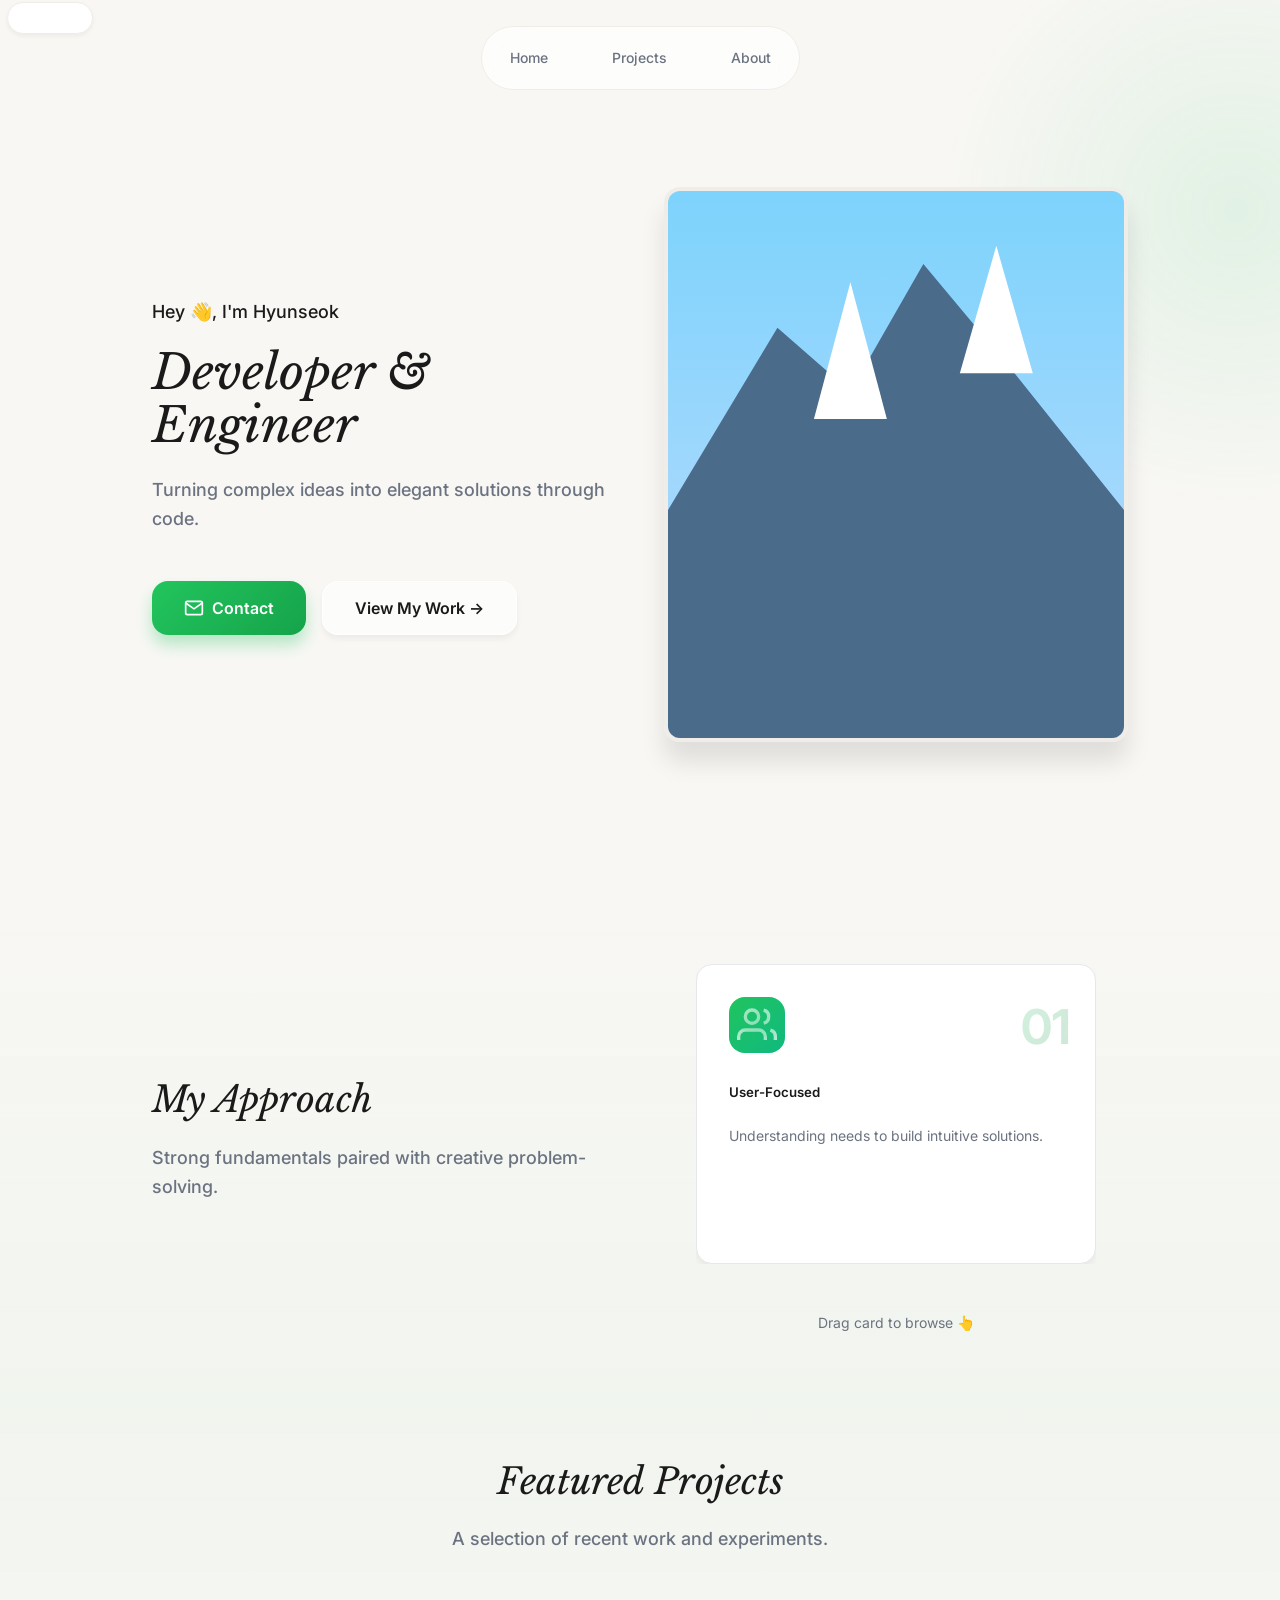
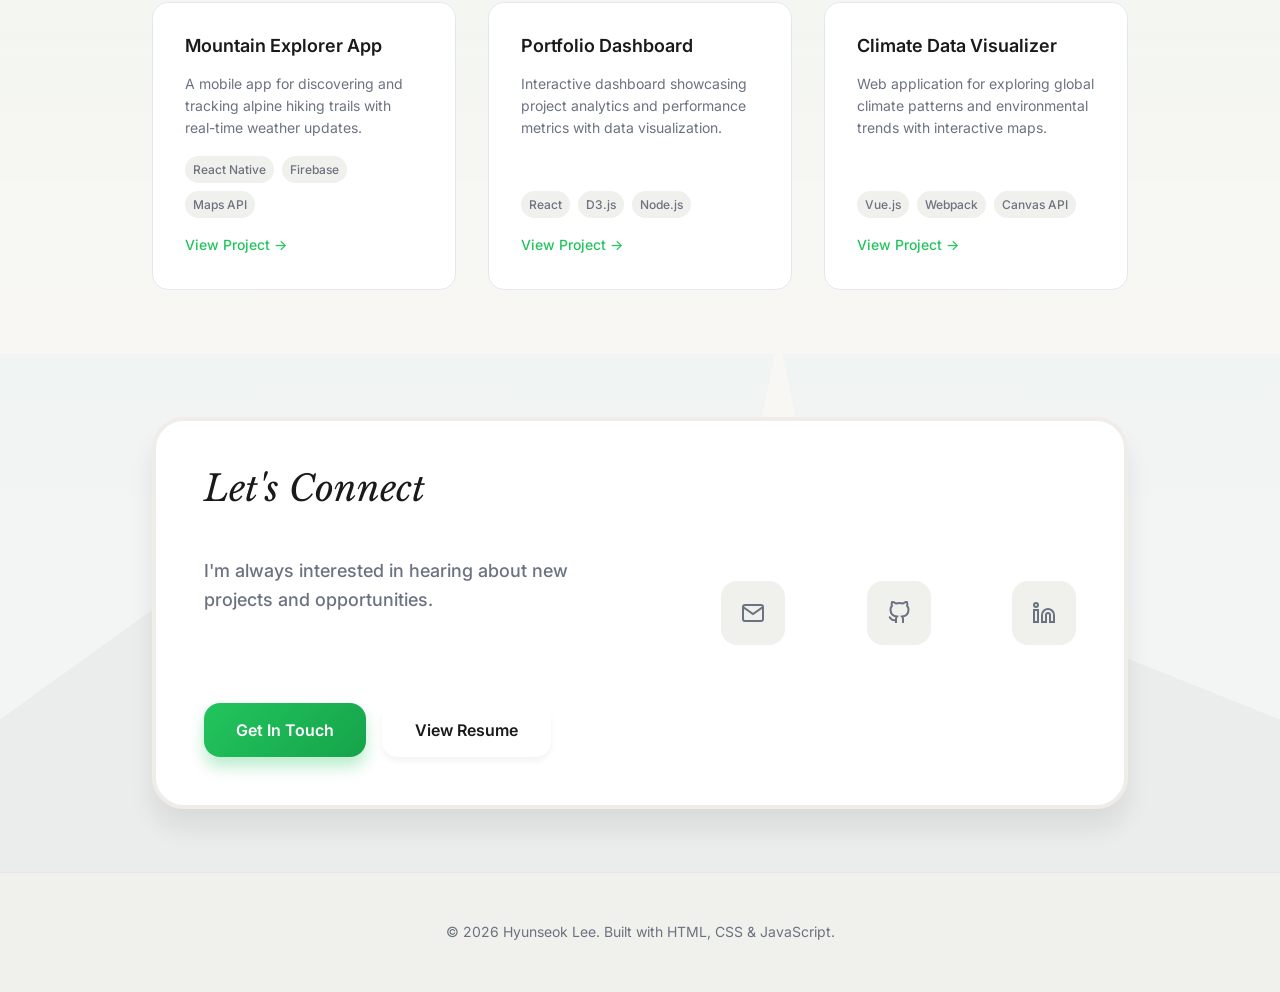
<file: index.html>
<!DOCTYPE html>
<html lang="ko">
<head>
    <meta charset="UTF-8">
    <meta name="viewport" content="width=device-width, initial-scale=1.0">
    <title>Hyunseok Lee | Developer Portfolio</title>
    <link href="https://fonts.googleapis.com/css2?family=Libre+Baskerville:ital@0;1&family=Inter:wght@400;500;600;700&display=swap" rel="stylesheet">
    <link rel="stylesheet" href="https://cdn.jsdelivr.net/npm/swiper@11/swiper-bundle.min.css" />
    <link rel="stylesheet" href="style.css">
</head>
<body>
    <!-- Header with Navigation -->
    <header class="header">
        <div class="progress-bar"></div>
        <nav class="nav-container">
            <nav class="nav-menu">
                <a href="#home" class="nav-link active" data-section="home">Home</a>
                <a href="#projects" class="nav-link" data-section="projects">Projects</a>
                <a href="#about" class="nav-link" data-section="about">About</a>
            </nav>
            <div class="nav-indicator"></div>
        </nav>
    </header>

    <main class="main-content">
        <!-- Hero Section -->
        <section id="home" class="hero-section">
            <div class="container">
                <div class="hero-grid">
                    <div class="hero-text">
                        <h6 class="headline">Hey 👋, I'm Hyunseok</h6>
                        <h1 class="title-1">Developer & Engineer</h1>
                        <p class="headline muted-text">
                            Turning complex ideas into elegant solutions through code.
                        </p>
                        <div class="button-group">
                            <button class="btn btn-primary">
                                <svg width="20" height="20" viewBox="0 0 24 24" fill="none" stroke="currentColor" stroke-width="2">
                                    <path d="M4 4h16c1.1 0 2 .9 2 2v12c0 1.1-.9 2-2 2H4c-1.1 0-2-.9-2-2V6c0-1.1.9-2 2-2z"></path>
                                    <polyline points="22,6 12,13 2,6"></polyline>
                                </svg>
                                Contact
                            </button>
                            <button class="btn btn-secondary">
                                View My Work →
                            </button>
                        </div>
                    </div>
                    <div class="hero-image">
                        <img src="assets/matterhorn.svg" alt="Matterhorn" />
                    </div>
                </div>
            </div>
        </section>

        <!-- Philosophy Section -->
        <section id="philosophy" class="philosophy-section">
            <div class="container">
                <div class="philosophy-grid">
                    <div class="philosophy-text">
                        <h2 class="title-2">My Approach</h2>
                        <p class="headline muted-text">
                            Strong fundamentals paired with creative problem-solving.
                        </p>
                    </div>
                    <div class="philosophy-cards">
                        <div class="swiper">
                            <div class="swiper-wrapper">
                                <div class="swiper-slide">
                                    <div class="card">
                                        <div class="card-number">01</div>
                                        <div class="card-icon icon-gradient-1">
                                            <svg width="40" height="40" viewBox="0 0 24 24" fill="none" stroke="currentColor" stroke-width="2">
                                                <path d="M17 21v-2a4 4 0 0 0-4-4H5a4 4 0 0 0-4 4v2"></path>
                                                <circle cx="9" cy="7" r="4"></circle>
                                                <path d="M23 21v-2a4 4 0 0 0-3-3.87"></path>
                                                <path d="M16 3.13a4 4 0 0 1 0 7.75"></path>
                                            </svg>
                                        </div>
                                        <h5 class="card-title">User-Focused</h5>
                                        <p class="card-text">Understanding needs to build intuitive solutions.</p>
                                    </div>
                                </div>
                                <div class="swiper-slide">
                                    <div class="card">
                                        <div class="card-number">02</div>
                                        <div class="card-icon icon-gradient-2">
                                            <svg width="40" height="40" viewBox="0 0 24 24" fill="none" stroke="currentColor" stroke-width="2">
                                                <polyline points="16 18 22 12 16 6"></polyline>
                                                <polyline points="8 6 2 12 8 18"></polyline>
                                            </svg>
                                        </div>
                                        <h5 class="card-title">Clean Code</h5>
                                        <p class="card-text">Maintainable, efficient, and well-documented implementations.</p>
                                    </div>
                                </div>
                                <div class="swiper-slide">
                                    <div class="card">
                                        <div class="card-number">03</div>
                                        <div class="card-icon icon-gradient-3">
                                            <svg width="40" height="40" viewBox="0 0 24 24" fill="none" stroke="currentColor" stroke-width="2">
                                                <rect x="3" y="3" width="7" height="7"></rect>
                                                <rect x="14" y="3" width="7" height="7"></rect>
                                                <rect x="14" y="14" width="7" height="7"></rect>
                                                <rect x="3" y="14" width="7" height="7"></rect>
                                            </svg>
                                        </div>
                                        <h5 class="card-title">Systems Thinking</h5>
                                        <p class="card-text">Designing scalable architectures for long-term growth.</p>
                                    </div>
                                </div>
                            </div>
                        </div>
                        <p class="swiper-hint">Drag card to browse 👆</p>
                    </div>
                </div>
            </div>
        </section>

        <!-- Projects Section -->
        <section id="projects" class="projects-section">
            <div class="container">
                <div class="section-header">
                    <h2 class="title-2">Featured Projects</h2>
                    <p class="headline muted-text">A selection of recent work and experiments.</p>
                </div>
                <div class="projects-grid" id="projectsGrid">
                    <!-- Projects will be inserted here -->
                </div>
            </div>
        </section>

        <!-- Contact Section -->
        <section id="about" class="contact-section">
            <div class="container">
                <div class="contact-card">
                    <div class="contact-text">
                        <h2 class="title-2">Let's Connect</h2>
                        <p class="headline muted-text">
                            I'm always interested in hearing about new projects and opportunities.
                        </p>
                        <div class="button-group">
                            <button class="btn btn-primary">Get In Touch</button>
                            <button class="btn btn-secondary">View Resume</button>
                        </div>
                    </div>
                    <div class="contact-links">
                        <a href="mailto:hello@example.com" class="social-btn" title="Email">
                            <svg width="24" height="24" viewBox="0 0 24 24" fill="none" stroke="currentColor" stroke-width="2">
                                <path d="M4 4h16c1.1 0 2 .9 2 2v12c0 1.1-.9 2-2 2H4c-1.1 0-2-.9-2-2V6c0-1.1.9-2 2-2z"></path>
                                <polyline points="22,6 12,13 2,6"></polyline>
                            </svg>
                        </a>
                        <a href="https://github.com" class="social-btn" title="GitHub" target="_blank">
                            <svg width="24" height="24" viewBox="0 0 24 24" fill="none" stroke="currentColor" stroke-width="2">
                                <path d="M9 19c-5 1.5-5-2.5-7-3m14 6v-3.87a3.37 3.37 0 0 0-.94-2.61c3.14-.35 6.44-1.54 6.44-7A5.44 5.44 0 0 0 20 4.77 5.07 5.07 0 0 0 19.91 1S18.73.65 16 2.48a13.38 13.38 0 0 0-7 0C6.27.65 5.09 1 5.09 1A5.07 5.07 0 0 0 5 4.77a5.44 5.44 0 0 0-1.5 3.78c0 5.42 3.3 6.61 6.44 7A3.37 3.37 0 0 0 9 18.13V22"></path>
                            </svg>
                        </a>
                        <a href="https://linkedin.com" class="social-btn" title="LinkedIn" target="_blank">
                            <svg width="24" height="24" viewBox="0 0 24 24" fill="none" stroke="currentColor" stroke-width="2">
                                <path d="M16 8a6 6 0 0 1 6 6v7h-4v-7a2 2 0 0 0-2-2 2 2 0 0 0-2 2v7h-4v-7a6 6 0 0 1 6-6z"></path>
                                <rect x="2" y="9" width="4" height="12"></rect>
                                <circle cx="4" cy="4" r="2"></circle>
                            </svg>
                        </a>
                    </div>
                </div>
            </div>
        </section>
    </main>

    <footer class="footer">
        <p>&copy; 2026 Hyunseok Lee. Built with HTML, CSS & JavaScript.</p>
    </footer>

    <script src="https://cdn.jsdelivr.net/npm/swiper@11/swiper-bundle.min.js"></script>
    <script src="script.js"></script>
</body>
</html>
</file>
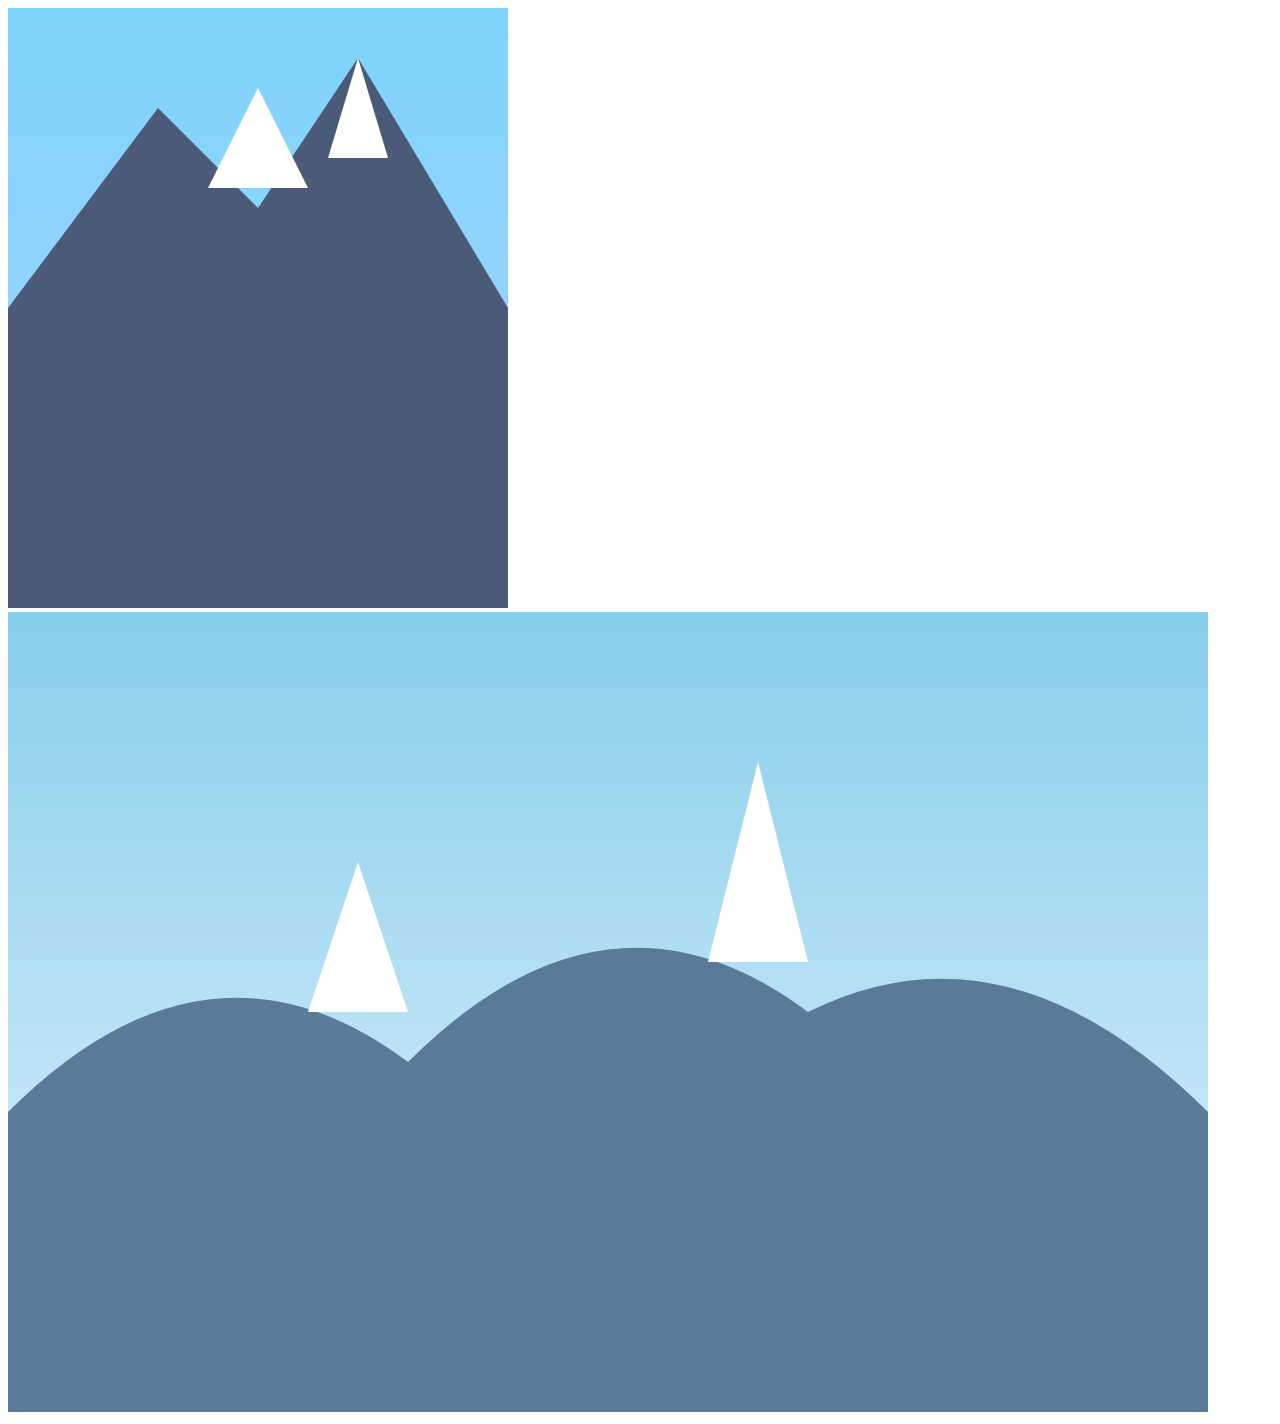
<file: create-placeholder.html>
<!DOCTYPE html>
<html>
<head>
    <title>Create Placeholders</title>
</head>
<body>
    <canvas id="canvas1"></canvas>
    <canvas id="canvas2"></canvas>
    <script>
        // Create Matterhorn placeholder
        function createMatterhorn() {
            const canvas = document.getElementById('canvas1');
            const ctx = canvas.getContext('2d');
            canvas.width = 500;
            canvas.height = 600;

            // Sky gradient
            const skyGradient = ctx.createLinearGradient(0, 0, 0, canvas.height);
            skyGradient.addColorStop(0, '#7dd3fc');
            skyGradient.addColorStop(1, '#a8d5ff');
            ctx.fillStyle = skyGradient;
            ctx.fillRect(0, 0, canvas.width, canvas.height);

            // Mountains
            ctx.fillStyle = '#4c5a7a';
            ctx.beginPath();
            ctx.moveTo(0, 300);
            ctx.lineTo(150, 100);
            ctx.lineTo(250, 200);
            ctx.lineTo(350, 50);
            ctx.lineTo(500, 300);
            ctx.lineTo(500, 600);
            ctx.lineTo(0, 600);
            ctx.fill();

            // Snow peaks
            ctx.fillStyle = '#ffffff';
            ctx.beginPath();
            ctx.moveTo(200, 180);
            ctx.lineTo(250, 80);
            ctx.lineTo(300, 180);
            ctx.fill();

            ctx.beginPath();
            ctx.moveTo(320, 150);
            ctx.lineTo(350, 50);
            ctx.lineTo(380, 150);
            ctx.fill();

            // Convert to image
            canvas.toBlob(blob => {
                const url = URL.createObjectURL(blob);
                const a = document.createElement('a');
                a.href = url;
                a.download = 'matterhorn.jpg';
                a.click();
            }, 'image/jpeg', 0.9);
        }

        // Create Alps background placeholder
        function createAlpsBackground() {
            const canvas = document.getElementById('canvas2');
            const ctx = canvas.getContext('2d');
            canvas.width = 1200;
            canvas.height = 800;

            // Sky gradient
            const skyGradient = ctx.createLinearGradient(0, 0, 0, canvas.height);
            skyGradient.addColorStop(0, '#87ceeb');
            skyGradient.addColorStop(1, '#e6f3ff');
            ctx.fillStyle = skyGradient;
            ctx.fillRect(0, 0, canvas.width, canvas.height);

            // Mountains - multiple layers for depth
            ctx.fillStyle = '#5a7a9a';
            ctx.beginPath();
            ctx.moveTo(0, 500);
            ctx.quadraticCurveTo(200, 300, 400, 450);
            ctx.quadraticCurveTo(600, 250, 800, 400);
            ctx.quadraticCurveTo(1000, 300, 1200, 500);
            ctx.lineTo(1200, 800);
            ctx.lineTo(0, 800);
            ctx.fill();

            // Snow peaks
            ctx.fillStyle = '#ffffff';
            ctx.beginPath();
            ctx.moveTo(300, 400);
            ctx.lineTo(350, 250);
            ctx.lineTo(400, 400);
            ctx.fill();

            ctx.beginPath();
            ctx.moveTo(700, 350);
            ctx.lineTo(750, 150);
            ctx.lineTo(800, 350);
            ctx.fill();

            // Convert to image
            canvas.toBlob(blob => {
                const url = URL.createObjectURL(blob);
                const a = document.createElement('a');
                a.href = url;
                a.download = 'alps-bg.jpg';
                a.click();
            }, 'image/jpeg', 0.9);
        }

        // Run on load
        setTimeout(() => {
            createMatterhorn();
            setTimeout(() => createAlpsBackground(), 500);
        }, 100);
    </script>
</body>
</html>
</file>
<file: style.css>
/* ========================================
   CSS Variables & Root Styles
   ======================================== */

:root {
    --bg: #f8f7f4;
    --card: #ffffff;
    --foreground: #1a1a1a;
    --muted: #f0f0ed;
    --muted-fg: #6b7280;
    --border: #e5e7eb;
    --border-light: #f0ede8;

    /* Primary Green Palette */
    --primary-5: #22c55e;  /* green-500 */
    --primary-6: #16a34a;  /* green-600 */
    --primary-7: #15803d;  /* green-700 */

    /* Secondary Colors (Mountain Theme) */
    --blue-light: #7dd3fc;
    --blue: #0ea5e9;
    --blue-dark: #0369a1;
    --purple: #9333ea;
    --slate: #64748b;

    /* Spacing */
    --spacing-xs: 0.25rem;
    --spacing-sm: 0.5rem;
    --spacing-md: 1rem;
    --spacing-lg: 1.5rem;
    --spacing-xl: 2rem;
    --spacing-2xl: 3rem;

    /* Typography */
    --font-serif: 'Libre Baskerville', serif;
    --font-sans: 'Inter', sans-serif;
    --font-size-xs: 0.75rem;
    --font-size-sm: 0.875rem;
    --font-size-base: 1rem;
    --font-size-lg: 1.125rem;
    --font-size-xl: 1.25rem;
    --font-size-2xl: 1.875rem;
    --font-size-3xl: 2.25rem;
    --font-size-4xl: 3rem;

    /* Transitions */
    --transition-fast: 150ms ease-in-out;
    --transition-base: 300ms ease-in-out;
    --transition-slow: 500ms ease-in-out;
}

/* ========================================
   Reset & Base Styles
   ======================================== */

* {
    margin: 0;
    padding: 0;
    box-sizing: border-box;
}

html {
    scroll-behavior: smooth;
}

body {
    font-family: var(--font-sans);
    background-color: var(--bg);
    color: var(--foreground);
    line-height: 1.6;
    font-size: var(--font-size-base);
    overflow-x: hidden;
}

main {
    opacity: 0;
    filter: blur(8px);
    animation: fadeInBlur 0.8s ease-out forwards;
}

@keyframes fadeInBlur {
    to {
        opacity: 1;
        filter: blur(0);
    }
}

/* ========================================
   Typography
   ======================================== */

h1, h2, h3, h4, h5, h6 {
    line-height: 1.2;
    font-weight: 600;
}

.title-1 {
    font-family: var(--font-serif);
    font-size: var(--font-size-4xl);
    font-style: italic;
    font-weight: 400;
    margin: var(--spacing-lg) 0;
    line-height: 1.1;
}

.title-2 {
    font-family: var(--font-serif);
    font-size: var(--font-size-3xl);
    font-style: italic;
    font-weight: 400;
    margin-bottom: var(--spacing-lg);
    line-height: 1.1;
}

.title-3 {
    font-size: var(--font-size-xl);
    font-weight: 600;
    margin-bottom: var(--spacing-sm);
}

.headline {
    font-size: var(--font-size-lg);
    font-weight: 500;
    margin-bottom: var(--spacing-md);
}

.body {
    font-size: var(--font-size-base);
    line-height: 1.7;
}

.muted-text {
    color: var(--muted-fg);
}

/* ========================================
   Layout
   ======================================== */

.container {
    max-width: 1024px;
    margin: 0 auto;
    padding: 0 var(--spacing-lg);
}

section {
    padding: var(--spacing-2xl) 0;
}

@media (min-width: 768px) {
    section {
        padding: calc(var(--spacing-2xl) * 1.33) 0;
    }
}

/* ========================================
   Header & Navigation
   ======================================== */

.header {
    position: fixed;
    top: 0;
    left: 0;
    right: 0;
    z-index: 1000;
    background: transparent;
    display: flex;
    flex-direction: column;
}

.progress-bar {
    height: 2px;
    background: linear-gradient(to right, var(--primary-5), var(--primary-6));
    transform-origin: left;
    transform: scaleX(0);
    width: 100%;
    transition: transform var(--transition-base);
}

.nav-container {
    display: flex;
    justify-content: center;
    padding: var(--spacing-lg) var(--spacing-md);
}

.nav-menu {
    display: flex;
    gap: var(--spacing-md);
    background: rgba(255, 255, 255, 0.7);
    backdrop-filter: blur(24px);
    border: 1px solid var(--border-light);
    border-radius: 9999px;
    padding: var(--spacing-xs);
    position: relative;
    animation: slideDown 0.5s ease-out forwards;
}

@keyframes slideDown {
    from {
        opacity: 0;
        transform: translateY(-20px);
    }
    to {
        opacity: 1;
        transform: translateY(0);
    }
}

.nav-link {
    display: flex;
    align-items: center;
    padding: var(--spacing-md) var(--spacing-lg);
    border-radius: 9999px;
    text-decoration: none;
    color: var(--muted-fg);
    font-size: var(--font-size-sm);
    font-weight: 500;
    transition: color var(--transition-fast);
    position: relative;
    z-index: 2;
    cursor: pointer;
}

.nav-link:hover {
    color: var(--foreground);
}

.nav-indicator {
    position: absolute;
    height: 32px;
    background: var(--card);
    border: 1px solid var(--border-light);
    border-radius: 9999px;
    box-shadow: 0 2px 4px rgba(0, 0, 0, 0.05);
    transition: width var(--transition-base), transform var(--transition-base);
    z-index: 1;
    top: 2px;
    left: 2px;
}

/* ========================================
   Hero Section
   ======================================== */

.hero-section {
    min-height: 100vh;
    display: flex;
    align-items: center;
    padding-top: 100px;
    position: relative;
    overflow: hidden;
}

.hero-section::before {
    content: '';
    position: absolute;
    top: -10%;
    right: -20%;
    width: 600px;
    height: 600px;
    background: radial-gradient(circle, var(--primary-5) 0%, transparent 70%);
    opacity: 0.1;
    pointer-events: none;
}

.hero-grid {
    display: grid;
    grid-template-columns: 1fr;
    gap: var(--spacing-2xl);
    align-items: center;
}

@media (min-width: 768px) {
    .hero-grid {
        grid-template-columns: 1fr 1fr;
    }
}

.hero-text {
    animation: slideInLeft 0.8s ease-out forwards;
}

@keyframes slideInLeft {
    from {
        opacity: 0;
        transform: translateX(-40px);
    }
    to {
        opacity: 1;
        transform: translateX(0);
    }
}

.hero-image {
    position: relative;
    animation: slideInRight 0.8s ease-out forwards;
}

@keyframes slideInRight {
    from {
        opacity: 0;
        transform: translateX(40px) scale(0.95);
    }
    to {
        opacity: 1;
        transform: translateX(0) scale(1);
    }
}

.hero-image img {
    width: 100%;
    height: auto;
    border-radius: var(--spacing-md);
    border: 4px solid var(--border-light);
    box-shadow: 0 20px 25px rgba(0, 0, 0, 0.1);
    object-fit: cover;
}

/* ========================================
   Buttons
   ======================================== */

.button-group {
    display: flex;
    flex-direction: column;
    gap: var(--spacing-md);
    margin-top: var(--spacing-2xl);
}

@media (min-width: 768px) {
    .button-group {
        flex-direction: row;
    }
}

.btn {
    display: inline-flex;
    align-items: center;
    justify-content: center;
    gap: var(--spacing-sm);
    padding: var(--spacing-md) var(--spacing-xl);
    border: none;
    border-radius: var(--spacing-md);
    font-size: var(--font-size-base);
    font-weight: 600;
    cursor: pointer;
    transition: all var(--transition-fast);
    text-decoration: none;
    font-family: var(--font-sans);
    white-space: nowrap;
    width: 100%;
}

@media (min-width: 768px) {
    .btn {
        width: auto;
    }
}

.btn-primary {
    background: linear-gradient(135deg, var(--primary-5), var(--primary-6));
    color: white;
    box-shadow: 0 10px 15px rgba(34, 197, 94, 0.3);
}

.btn-primary:hover {
    box-shadow: 0 15px 25px rgba(34, 197, 94, 0.4);
    transform: translateY(-2px);
}

.btn-secondary {
    background: rgba(255, 255, 255, 0.6);
    backdrop-filter: blur(12px);
    color: var(--foreground);
    border: 1px solid rgba(255, 255, 255, 0.9);
    box-shadow: 0 4px 6px rgba(0, 0, 0, 0.05);
}

.btn-secondary:hover {
    background: rgba(255, 255, 255, 0.8);
    border-color: rgba(255, 255, 255, 1);
    box-shadow: 0 10px 15px rgba(0, 0, 0, 0.1);
}

/* ========================================
   Philosophy Section
   ======================================== */

.philosophy-section {
    background: linear-gradient(to bottom, transparent, rgba(34, 197, 94, 0.03));
}

.philosophy-grid {
    display: grid;
    grid-template-columns: 1fr;
    gap: var(--spacing-2xl);
}

@media (min-width: 768px) {
    .philosophy-grid {
        grid-template-columns: 1fr 1fr;
    }
}

.philosophy-text {
    display: flex;
    flex-direction: column;
    justify-content: center;
}

.philosophy-cards {
    display: flex;
    flex-direction: column;
    gap: var(--spacing-lg);
}

.swiper {
    width: 100%;
    max-width: 400px;
}

.swiper-wrapper {
    display: flex;
}

.swiper-slide {
    width: 100%;
    height: auto;
    opacity: 0.5;
    transition: opacity var(--transition-base);
}

.swiper-slide-active {
    opacity: 1;
}

.card {
    position: relative;
    background: var(--card);
    border: 1px solid var(--border);
    border-radius: var(--spacing-md);
    padding: var(--spacing-xl);
    box-shadow: 0 4px 6px rgba(0, 0, 0, 0.05);
    transition: all var(--transition-base);
    display: flex;
    flex-direction: column;
    gap: var(--spacing-lg);
    min-height: 300px;
    overflow: hidden;
}

.card:hover {
    box-shadow: 0 12px 24px rgba(0, 0, 0, 0.1);
    transform: translateY(-4px);
}

.card-number {
    position: absolute;
    top: var(--spacing-lg);
    right: var(--spacing-lg);
    font-size: var(--font-size-4xl);
    font-weight: 700;
    background: linear-gradient(135deg, var(--primary-5), var(--primary-7));
    -webkit-background-clip: text;
    -webkit-text-fill-color: transparent;
    background-clip: text;
    opacity: 0.2;
    transition: opacity var(--transition-base);
}

.card:hover .card-number {
    opacity: 0.3;
}

.card-icon {
    width: 56px;
    height: 56px;
    border-radius: var(--spacing-md);
    display: flex;
    align-items: center;
    justify-content: center;
    color: white;
    position: relative;
    overflow: hidden;
    transition: all var(--transition-base);
}

.card-icon::after {
    content: '';
    position: absolute;
    inset: 0;
    border-radius: inherit;
    opacity: 0.5;
    filter: blur(12px);
    pointer-events: none;
}

.card:hover .card-icon {
    transform: scale(1.1) rotate(3deg);
}

.card:hover .card-icon::after {
    filter: blur(20px);
}

.icon-gradient-1 {
    background: linear-gradient(135deg, #22c55e, #10b981);
}

.icon-gradient-1::after {
    background: linear-gradient(135deg, #22c55e, #10b981);
}

.icon-gradient-2 {
    background: linear-gradient(135deg, #10b981, #06b6d4);
}

.icon-gradient-2::after {
    background: linear-gradient(135deg, #10b981, #06b6d4);
}

.icon-gradient-3 {
    background: linear-gradient(135deg, #06b6d4, #0ea5e9);
}

.icon-gradient-3::after {
    background: linear-gradient(135deg, #06b6d4, #0ea5e9);
}

.card-title {
    margin-top: var(--spacing-sm);
}

.card-text {
    color: var(--muted-fg);
    font-size: var(--font-size-sm);
    line-height: 1.6;
    flex-grow: 1;
}

.swiper-hint {
    text-align: center;
    color: var(--muted-fg);
    font-size: var(--font-size-sm);
    margin-top: var(--spacing-lg);
}

/* ========================================
   Projects Section
   ======================================== */

.projects-section {
    background: linear-gradient(to bottom, rgba(34, 197, 94, 0.03), transparent);
}

.section-header {
    text-align: center;
    margin-bottom: var(--spacing-2xl);
}

.projects-grid {
    display: grid;
    grid-template-columns: 1fr;
    gap: var(--spacing-xl);
}

@media (min-width: 768px) {
    .projects-grid {
        grid-template-columns: repeat(2, 1fr);
    }
}

@media (min-width: 1024px) {
    .projects-grid {
        grid-template-columns: repeat(3, 1fr);
    }
}

.project-card {
    background: var(--card);
    border: 1px solid var(--border);
    border-radius: var(--spacing-md);
    padding: var(--spacing-xl);
    display: flex;
    flex-direction: column;
    gap: var(--spacing-md);
    transition: all var(--transition-base);
    cursor: pointer;
}

.project-card:hover {
    box-shadow: 0 12px 24px rgba(0, 0, 0, 0.1);
    transform: translateY(-4px);
    border-color: var(--primary-5);
}

.project-title {
    font-size: var(--font-size-lg);
    font-weight: 600;
}

.project-description {
    color: var(--muted-fg);
    font-size: var(--font-size-sm);
    line-height: 1.6;
    flex-grow: 1;
}

.project-tags {
    display: flex;
    flex-wrap: wrap;
    gap: var(--spacing-sm);
}

.tag {
    display: inline-block;
    background: var(--muted);
    color: var(--muted-fg);
    padding: var(--spacing-xs) var(--spacing-sm);
    border-radius: 9999px;
    font-size: var(--font-size-xs);
    font-weight: 500;
}

/* ========================================
   Contact Section
   ======================================== */

.contact-section {
    position: relative;
    overflow: hidden;
}

.contact-section::before {
    content: '';
    position: absolute;
    top: 0;
    left: 0;
    right: 0;
    bottom: 0;
    background: url('assets/alps-bg.svg') center / cover no-repeat;
    opacity: 0.08;
    pointer-events: none;
    z-index: -1;
}

.contact-card {
    background: var(--card);
    border: 4px solid var(--border-light);
    border-radius: var(--spacing-xl);
    padding: var(--spacing-2xl);
    display: grid;
    grid-template-columns: 1fr;
    gap: var(--spacing-2xl);
    box-shadow: 0 20px 25px rgba(0, 0, 0, 0.08);
    position: relative;
    z-index: 1;
}

@media (min-width: 768px) {
    .contact-card {
        grid-template-columns: 1fr 1fr;
        align-items: center;
    }
}

.contact-text {
    display: flex;
    flex-direction: column;
    gap: var(--spacing-lg);
}

.contact-links {
    display: grid;
    grid-template-columns: repeat(3, 1fr);
    gap: var(--spacing-lg);
    justify-items: center;
}

@media (min-width: 768px) {
    .contact-links {
        justify-items: end;
    }
}

.social-btn {
    width: 64px;
    height: 64px;
    display: flex;
    align-items: center;
    justify-content: center;
    background: var(--muted);
    border: 2px solid transparent;
    border-radius: var(--spacing-md);
    color: var(--muted-fg);
    text-decoration: none;
    transition: all var(--transition-base);
    cursor: pointer;
}

.social-btn:hover {
    color: var(--primary-5);
    border-color: var(--primary-5);
    background: linear-gradient(135deg, rgba(34, 197, 94, 0.1), rgba(16, 185, 129, 0.1));
    transform: translateY(-2px);
}

/* ========================================
   Footer
   ======================================== */

.footer {
    background: var(--muted);
    padding: var(--spacing-2xl) var(--spacing-md);
    text-align: center;
    color: var(--muted-fg);
    font-size: var(--font-size-sm);
    border-top: 1px solid var(--border);
}

/* ========================================
   Responsive Design
   ======================================== */

@media (max-width: 640px) {
    .title-1 {
        font-size: var(--font-size-2xl);
    }

    .title-2 {
        font-size: var(--font-size-2xl);
    }

    .headline {
        font-size: var(--font-size-base);
    }

    .btn {
        padding: var(--spacing-md) var(--spacing-lg);
    }
}

/* ========================================
   Animations
   ======================================== */

@keyframes fadeInScale {
    from {
        opacity: 0;
        transform: scale(0.95);
    }
    to {
        opacity: 1;
        transform: scale(1);
    }
}

.fade-in {
    animation: fadeInScale 0.6s ease-out forwards;
}
</file>
